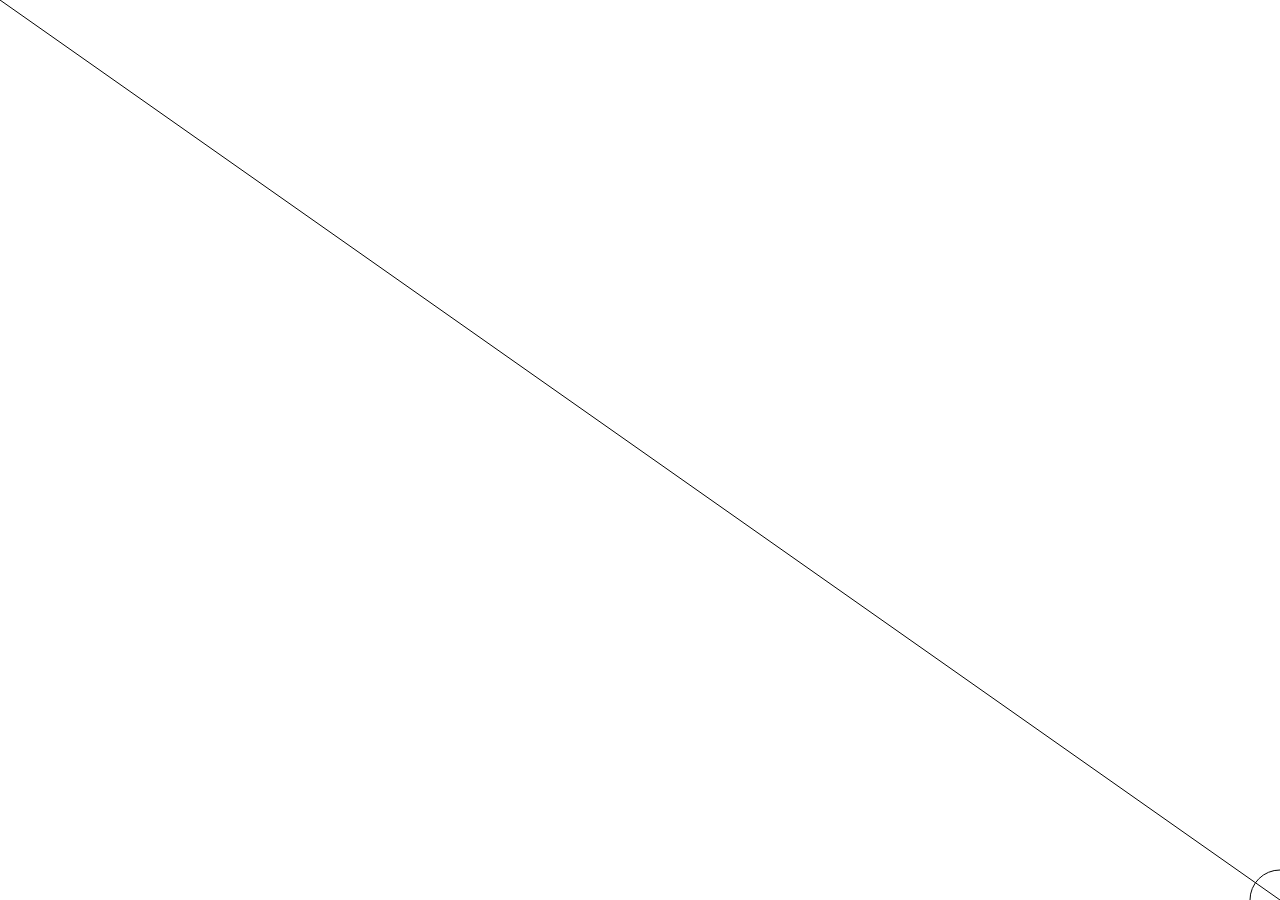
<file: test/index.html>
<!DOCTYPE html>
<html lang="en">
<head>
  <meta charset="UTF-8" />
  <meta http-equiv="X-UA-Compatible" content="IE-Edge" />
  <meta name="viewport" contet="width=device-width, height=device-height, initial-scale=1" />
  <title>Test</title>
  <style>
  body {
    overflow: hidden;
  }

  canvas {
    position: absolute;
    top: 0;
    left: 0;
    z-index: 0;
  }
  </style>
</head>
<body>
  <canvas id="canvas">If you’re seeing this message your browser is kinda old, try Google Chrome or Firefox</canvas>
  <script src="main.js"></script>
</body>
</html>
</file>
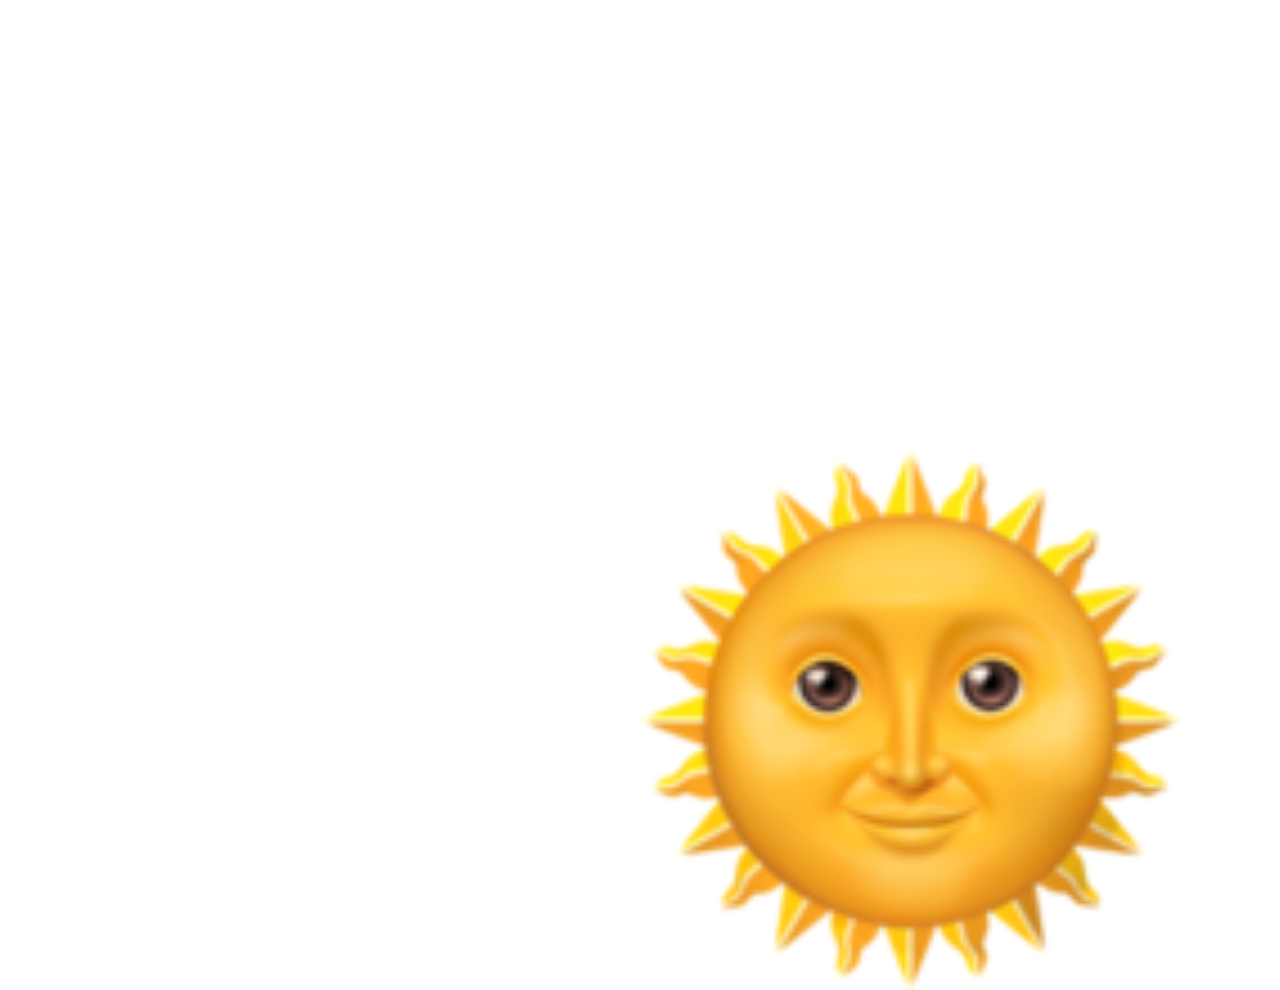
<file: test/sun.html>
<!DOCTYPE html>
<html lang="en">
<head>
  <meta charset="UTF-8">
  <meta http-equiv="X-UA-Compatible" content="IE=Edge">
  <meta name="description" content="Just a sun. What did you expect?"/>
  <meta name="viewport" content="width=device-width, height=device-height, user-scalable=0, minimum-scale=1.0, maximum-scale=1.0, initial-scale=1">
  <title>Spinning sun xD</title>
  <style>
    body {
      overflow: hidden;
    }
    
    #div {
      position: absolute;
      top: 0;
      left: 0;
      width: 100vw;
      height: 100vh;
      z-index: 100;
    }
    
    #div:hover {
      mix-blend-mode: difference;
    }
    
    #sun {
      --size: 60vmin;
      width: var(--size);
      height: var(--size);
      position: absolute;
      top: 50%;
      left: 50%;
      animation-name: spin;
      animation-duration: 4000ms;
      animation-iteration-count: infinite;
      animation-timing-function: linear;
    }
    
@keyframes spin {.
      from {
        transform: translate(-50%,-50%) rotateY(0deg);
        moz-transform: translate(-50%,-50%) rotateY(0deg);
        ms-transform: translate(-50%,-50%) rotateY(0deg);
      }.
      to {
        transform: translate(-50%,-50%) rotateY(360deg);
        moz-transform: translate(-50%,-50%) rotateY(360deg);
        ms-transform: translate(-50%,-50%) rotateY(360deg);
      }
    }
    
    @-webkit-keyframes spin {
      from{-webkit-transform: translate(-50%,-50%) rotateY(0deg);}
      to{-webkit-transform: translate(-50%,-50%) rotateY(360deg);}
    }
  </style>
</head>
<body>
  <div id="div"></div>
  <image src="./assets/images/sun.png" id="sun" />
</body>
</html>
</file>
